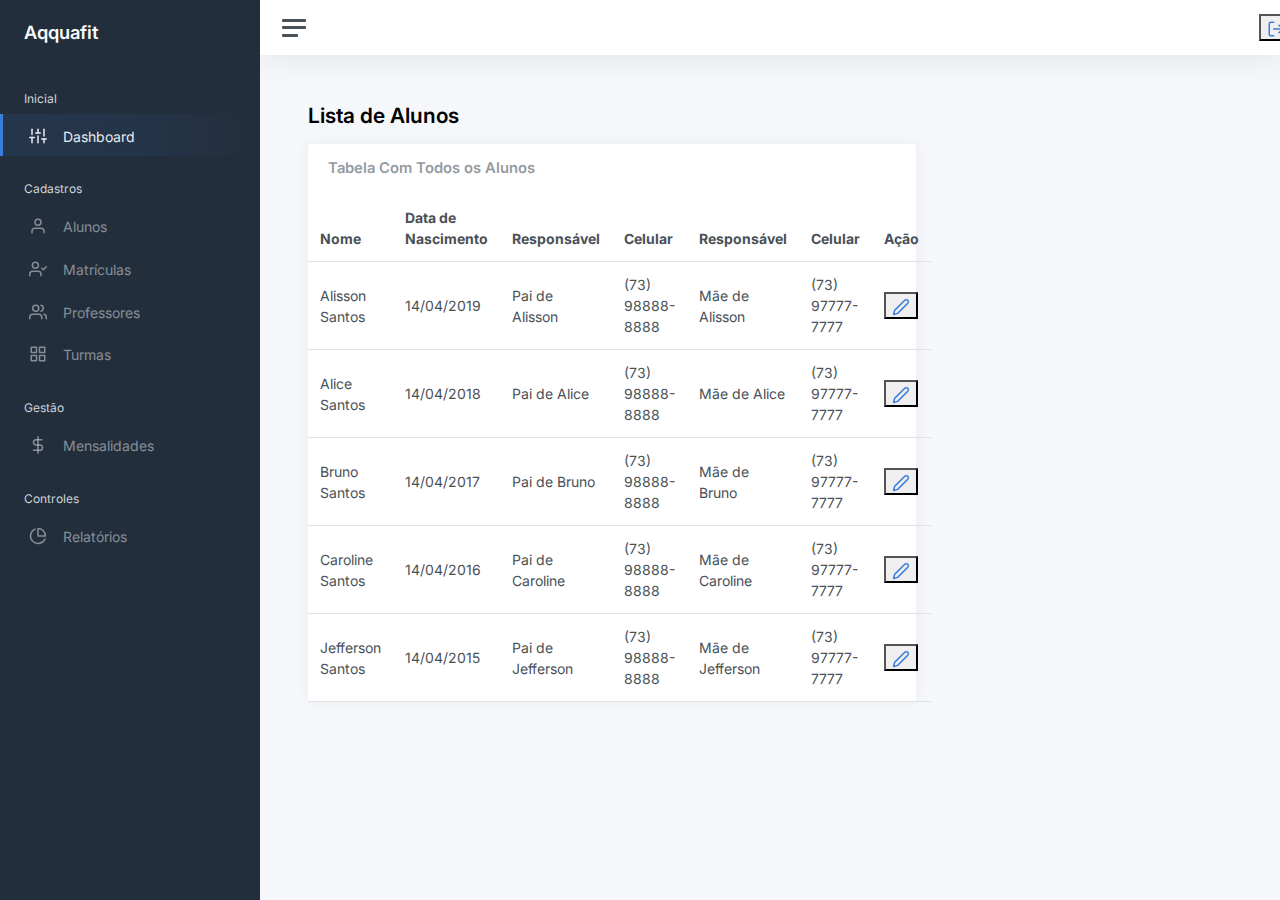
<file: aluno.html>
<!DOCTYPE html>
<html lang="pt-BR">
  <head>
    <meta charset="utf-8" />
    <meta http-equiv="X-UA-Compatible" content="IE=edge" />
    <meta
      name="viewport"
      content="width=device-width, initial-scale=1, shrink-to-fit=no"
    />
    <meta
      name="description"
      content="Responsive Admin &amp; Dashboard Template based on Bootstrap 5"
    />
    <meta name="author" content="AdminKit" />
    <meta
      name="keywords"
      content="adminkit, bootstrap, bootstrap 5, admin, dashboard, template, responsive, css, sass, html, theme, front-end, ui kit, web"
    />

    <link rel="preconnect" href="https://fonts.gstatic.com" />
    <link rel="shortcut icon" href="img/icons/icon-48x48.png" />

    <link rel="canonical" href="https://demo-basic.adminkit.io/" />

    <title>Aqquafit - Alunos</title>

    <link href="css/app.css" rel="stylesheet" />
    <link
      href="https://fonts.googleapis.com/css2?family=Inter:wght@300;400;600&display=swap"
      rel="stylesheet"
    />
  </head>

  <body>
    <div class="wrapper">
      <nav id="sidebar" class="sidebar js-sidebar">
        <div class="sidebar-content js-simplebar">
          <a class="sidebar-brand" href="home.html">
            <span class="align-middle">Aqquafit</span>
          </a>

          <ul class="sidebar-nav">
            <li class="sidebar-header">Inicial</li>

            <li class="sidebar-item active">
              <a class="sidebar-link" href="home.html">
                <i class="align-middle" data-feather="sliders"></i>
                <span class="align-middle">Dashboard</span>
              </a>
            </li>

            <li class="sidebar-header">Cadastros</li>

            <li class="sidebar-item">
              <a class="sidebar-link" href="aluno.html">
                <i class="align-middle" data-feather="user"></i>
                <span class="align-middle">Alunos</span>
              </a>
            </li>

            <li class="sidebar-item">
              <a class="sidebar-link" href="matricula.html">
                <i class="align-middle" data-feather="user-check"></i>
                <span class="align-middle">Matrículas</span>
              </a>
            </li>

            <li class="sidebar-item">
              <a class="sidebar-link" href="professor.html">
                <i class="align-middle" data-feather="users"></i>
                <span class="align-middle">Professores</span>
              </a>
            </li>

            <li class="sidebar-item">
              <a class="sidebar-link" href="turmas.html">
                <i class="align-middle" data-feather="grid"></i>
                <span class="align-middle">Turmas</span>
              </a>
            </li>

            <li class="sidebar-header">Gestão</li>
            <li class="sidebar-item">
              <a class="sidebar-link" href="gestao.html">
                <i class="align-middle" data-feather="dollar-sign"></i>
                <span class="align-middle">Mensalidades</span>
              </a>
            </li>

            <li class="sidebar-header">Controles</li>

            <li class="sidebar-item">
              <a class="sidebar-link" href="relatorios.html">
                <i class="align-middle" data-feather="pie-chart"></i>
                <span class="align-middle">Relatórios</span>
              </a>
            </li>
          </ul>
        </div>
      </nav>

      <div class="main">
        <nav class="navbar navbar-expand navbar-light navbar-bg">
          <a class="sidebar-toggle js-sidebar-toggle">
            <i class="hamburger align-self-center"></i>
          </a>

          <button style="margin-left: 96%">
            <div>
              <a href="./index.html">
                <i class="align-middle" data-feather="log-out"></i>
              </a>
            </div>
          </button>
        </nav>

        <main class="content">
          <div class="container-fluid p-0">
            <h1 class="h3 mb-3"><strong>Lista de Alunos</strong></h1>

            <div class="row">
              <div class="col-12 col-lg-8 col-xxl-9 d-flex">
                <div class="card flex-fill">
                  <div class="card-header">
                    <h5 class="card-title mb-0">Tabela Com Todos os Alunos</h5>
                  </div>
                  <table class="table table-hover my-0">
                    <thead>
                      <tr>
                        <th class="d-none d-xl-table-cell">Nome</th>
                        <th class="d-none d-xl-table-cell">Data de Nascimento</th>
                        <th class="d-none d-xl-table-cell">Responsável</th>
                        <th class="d-none d-xl-table-cell">Celular</th>
                        <th class="d-none d-xl-table-cell">Responsável</th>
                        <th class="d-none d-xl-table-cell">Celular</th>
                        <th class="d-none d-xl-table-cell">Ação</th>
                      </tr>
                    </thead>
                    <tbody>
                      <tr>
                        <td>Alisson Santos</td>
                        <td class="d-none d-xl-table-cell">14/04/2019</td>
                        <td class="d-none d-xl-table-cell">Pai de Alisson</td>
                        <td class="d-none d-xl-table-cell">(73) 98888-8888</td>
                        <td class="d-none d-xl-table-cell">Mãe de Alisson</td>
                        <td class="d-none d-xl-table-cell">(73) 97777-7777</td>
                        <td class="d-none d-xl-table-cell"><button><a href="./matricula.html"><i data-feather="edit-2"></i></a></button></td>
                      </tr>
                      <tr>
                        <td>Alice Santos</td>
                        <td class="d-none d-xl-table-cell">14/04/2018</td>
                        <td class="d-none d-xl-table-cell">Pai de Alice</td>
                        <td class="d-none d-xl-table-cell">(73) 98888-8888</td>
                        <td class="d-none d-xl-table-cell">Mãe de Alice</td>
                        <td class="d-none d-xl-table-cell">(73) 97777-7777</td>
                        <td class="d-none d-xl-table-cell"><button><a href="./matricula.html"><i data-feather="edit-2"></i></a></button></td>
                      </tr>
                      <tr>
                        <td>Bruno Santos</td>
                        <td class="d-none d-xl-table-cell">14/04/2017</td>
                        <td class="d-none d-xl-table-cell">Pai de Bruno</td>
                        <td class="d-none d-xl-table-cell">(73) 98888-8888</td>
                        <td class="d-none d-xl-table-cell">Mãe de Bruno</td>
                        <td class="d-none d-xl-table-cell">(73) 97777-7777</td>
                        <td class="d-none d-xl-table-cell"><button><a href="./matricula.html"><i data-feather="edit-2"></i></a></button></td>
                      </tr>
                      <tr>
                        <td>Caroline Santos</td>
                        <td class="d-none d-xl-table-cell">14/04/2016</td>
                        <td class="d-none d-xl-table-cell">Pai de Caroline</td>
                        <td class="d-none d-xl-table-cell">(73) 98888-8888</td>
                        <td class="d-none d-xl-table-cell">Mãe de Caroline</td>
                        <td class="d-none d-xl-table-cell">(73) 97777-7777</td>
                        <td class="d-none d-xl-table-cell"><button><a href="./matricula.html"><i data-feather="edit-2"></i></a></button></td>
                      </tr>
                      <tr>
                        <td>Jefferson Santos</td>
                        <td class="d-none d-xl-table-cell">14/04/2015</td>
                        <td class="d-none d-xl-table-cell">Pai de Jefferson</td>
                        <td class="d-none d-xl-table-cell">(73) 98888-8888</td>
                        <td class="d-none d-xl-table-cell">Mãe de Jefferson</td>
                        <td class="d-none d-xl-table-cell">(73) 97777-7777</td>
                        <td class="d-none d-xl-table-cell"><button><a href="./matricula.html"><i data-feather="edit-2"></i></a></button></td>
                      </tr>
                    </tbody>
                  </table>
                </div>
              </div>
            </div>
          </div>
        </main>
      </div>
    </div>

    <script src="js/app.js"></script>

    <script>
      document.addEventListener("DOMContentLoaded", function () {
        var ctx = document
          .getElementById("chartjs-dashboard-line")
          .getContext("2d");
        var gradient = ctx.createLinearGradient(0, 0, 0, 225);
        gradient.addColorStop(0, "rgba(215, 227, 244, 1)");
        gradient.addColorStop(1, "rgba(215, 227, 244, 0)");
        // Line chart
        new Chart(document.getElementById("chartjs-dashboard-line"), {
          type: "line",
          data: {
            labels: [
              "Jan",
              "Feb",
              "Mar",
              "Apr",
              "May",
              "Jun",
              "Jul",
              "Aug",
              "Sep",
              "Oct",
              "Nov",
              "Dec",
            ],
            datasets: [
              {
                label: "Sales ($)",
                fill: true,
                backgroundColor: gradient,
                borderColor: window.theme.primary,
                data: [
                  2115, 1562, 1584, 1892, 1587, 1923, 2566, 2448, 2805, 3438,
                  2917, 3327,
                ],
              },
            ],
          },
          options: {
            maintainAspectRatio: false,
            legend: {
              display: false,
            },
            tooltips: {
              intersect: false,
            },
            hover: {
              intersect: true,
            },
            plugins: {
              filler: {
                propagate: false,
              },
            },
            scales: {
              xAxes: [
                {
                  reverse: true,
                  gridLines: {
                    color: "rgba(0,0,0,0.0)",
                  },
                },
              ],
              yAxes: [
                {
                  ticks: {
                    stepSize: 1000,
                  },
                  display: true,
                  borderDash: [3, 3],
                  gridLines: {
                    color: "rgba(0,0,0,0.0)",
                  },
                },
              ],
            },
          },
        });
      });
    </script>
    <script>
      document.addEventListener("DOMContentLoaded", function () {
        // Pie chart
        new Chart(document.getElementById("chartjs-dashboard-pie"), {
          type: "pie",
          data: {
            labels: ["Chrome", "Firefox", "IE"],
            datasets: [
              {
                data: [4306, 3801, 1689],
                backgroundColor: [
                  window.theme.primary,
                  window.theme.warning,
                  window.theme.danger,
                ],
                borderWidth: 5,
              },
            ],
          },
          options: {
            responsive: !window.MSInputMethodContext,
            maintainAspectRatio: false,
            legend: {
              display: false,
            },
            cutoutPercentage: 75,
          },
        });
      });
    </script>
    <script>
      document.addEventListener("DOMContentLoaded", function () {
        // Bar chart
        new Chart(document.getElementById("chartjs-dashboard-bar"), {
          type: "bar",
          data: {
            labels: [
              "Jan",
              "Feb",
              "Mar",
              "Apr",
              "May",
              "Jun",
              "Jul",
              "Aug",
              "Sep",
              "Oct",
              "Nov",
              "Dec",
            ],
            datasets: [
              {
                label: "This year",
                backgroundColor: window.theme.primary,
                borderColor: window.theme.primary,
                hoverBackgroundColor: window.theme.primary,
                hoverBorderColor: window.theme.primary,
                data: [54, 67, 41, 55, 62, 45, 55, 73, 60, 76, 48, 79],
                barPercentage: 0.75,
                categoryPercentage: 0.5,
              },
            ],
          },
          options: {
            maintainAspectRatio: false,
            legend: {
              display: false,
            },
            scales: {
              yAxes: [
                {
                  gridLines: {
                    display: false,
                  },
                  stacked: false,
                  ticks: {
                    stepSize: 20,
                  },
                },
              ],
              xAxes: [
                {
                  stacked: false,
                  gridLines: {
                    color: "transparent",
                  },
                },
              ],
            },
          },
        });
      });
    </script>
    <script>
      document.addEventListener("DOMContentLoaded", function () {
        var markers = [
          {
            coords: [31.230391, 121.473701],
            name: "Shanghai",
          },
          {
            coords: [28.70406, 77.102493],
            name: "Delhi",
          },
          {
            coords: [6.524379, 3.379206],
            name: "Lagos",
          },
          {
            coords: [35.689487, 139.691711],
            name: "Tokyo",
          },
          {
            coords: [23.12911, 113.264381],
            name: "Guangzhou",
          },
          {
            coords: [40.7127837, -74.0059413],
            name: "New York",
          },
          {
            coords: [34.052235, -118.243683],
            name: "Los Angeles",
          },
          {
            coords: [41.878113, -87.629799],
            name: "Chicago",
          },
          {
            coords: [51.507351, -0.127758],
            name: "London",
          },
          {
            coords: [40.416775, -3.70379],
            name: "Madrid ",
          },
        ];
        var map = new jsVectorMap({
          map: "world",
          selector: "#world_map",
          zoomButtons: true,
          markers: markers,
          markerStyle: {
            initial: {
              r: 9,
              strokeWidth: 7,
              stokeOpacity: 0.4,
              fill: window.theme.primary,
            },
            hover: {
              fill: window.theme.primary,
              stroke: window.theme.primary,
            },
          },
          zoomOnScroll: false,
        });
        window.addEventListener("resize", () => {
          map.updateSize();
        });
      });
    </script>
    <script>
      document.addEventListener("DOMContentLoaded", function () {
        var date = new Date(Date.now() - 5 * 24 * 60 * 60 * 1000);
        var defaultDate =
          date.getUTCFullYear() +
          "-" +
          (date.getUTCMonth() + 1) +
          "-" +
          date.getUTCDate();
        document.getElementById("datetimepicker-dashboard").flatpickr({
          inline: true,
          prevArrow: '<span title="Previous month">&laquo;</span>',
          nextArrow: '<span title="Next month">&raquo;</span>',
          defaultDate: defaultDate,
        });
      });
    </script>
  </body>
</html>
</file>
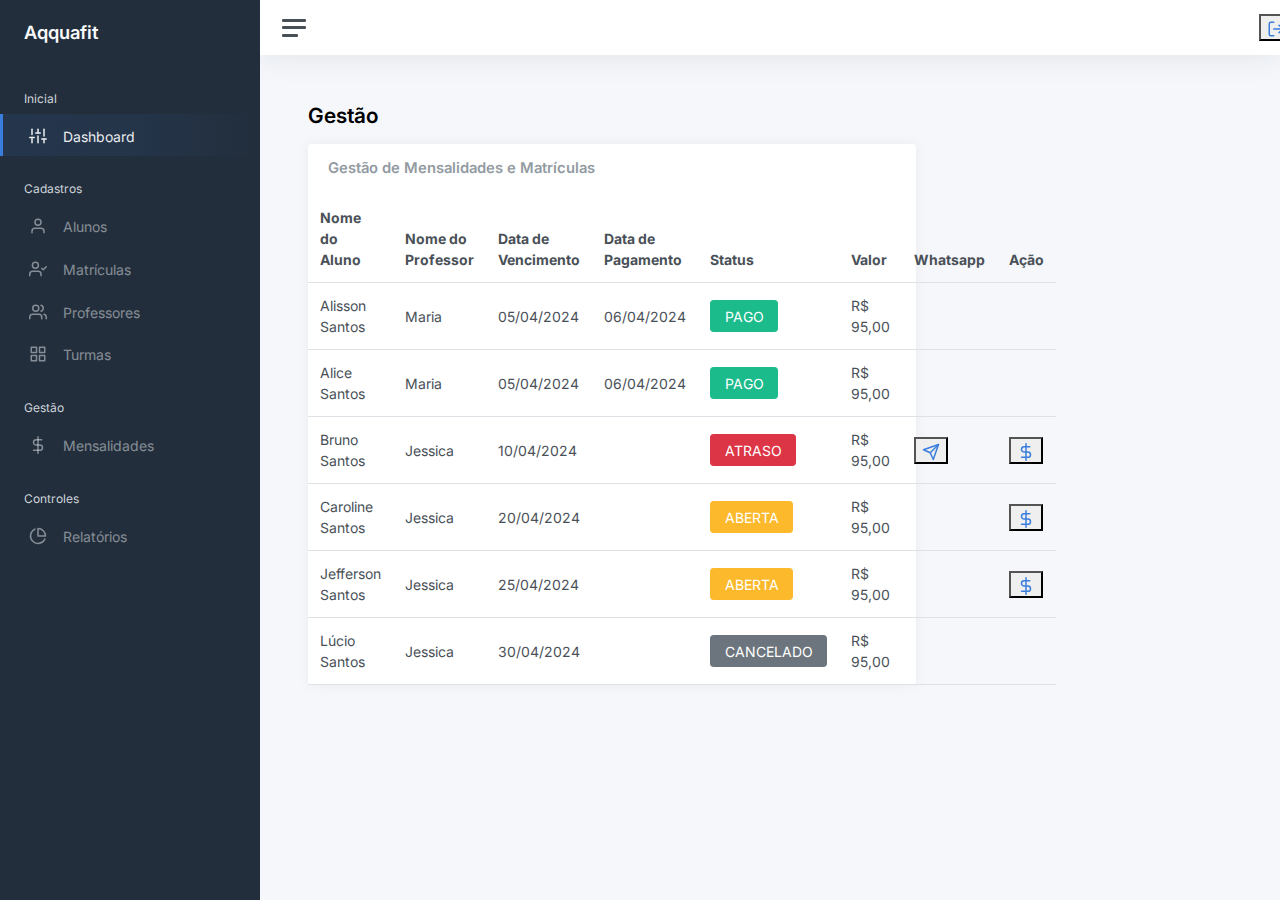
<file: gestao.html>
<!DOCTYPE html>
<html lang="pt-BR">
  <head>
    <meta charset="utf-8" />
    <meta http-equiv="X-UA-Compatible" content="IE=edge" />
    <meta
      name="viewport"
      content="width=device-width, initial-scale=1, shrink-to-fit=no"
    />
    <meta
      name="description"
      content="Responsive Admin &amp; Dashboard Template based on Bootstrap 5"
    />
    <meta name="author" content="AdminKit" />
    <meta
      name="keywords"
      content="adminkit, bootstrap, bootstrap 5, admin, dashboard, template, responsive, css, sass, html, theme, front-end, ui kit, web"
    />

    <link rel="preconnect" href="https://fonts.gstatic.com" />
    <link rel="shortcut icon" href="img/icons/icon-48x48.png" />

    <link rel="canonical" href="https://demo-basic.adminkit.io/" />

    <title>Aqquafit - Home</title>

    <link href="css/app.css" rel="stylesheet" />
    <link
      href="https://fonts.googleapis.com/css2?family=Inter:wght@300;400;600&display=swap"
      rel="stylesheet"
    />
  </head>

  <body>
    <div class="wrapper">
      <nav id="sidebar" class="sidebar js-sidebar">
        <div class="sidebar-content js-simplebar">
          <a class="sidebar-brand" href="home.html">
            <span class="align-middle">Aqquafit</span>
          </a>

          <ul class="sidebar-nav">
            <li class="sidebar-header">Inicial</li>

            <li class="sidebar-item active">
              <a class="sidebar-link" href="home.html">
                <i class="align-middle" data-feather="sliders"></i>
                <span class="align-middle">Dashboard</span>
              </a>
            </li>

            <li class="sidebar-header">Cadastros</li>

            <li class="sidebar-item">
              <a class="sidebar-link" href="aluno.html">
                <i class="align-middle" data-feather="user"></i>
                <span class="align-middle">Alunos</span>
              </a>
            </li>

            <li class="sidebar-item">
              <a class="sidebar-link" href="matricula.html">
                <i class="align-middle" data-feather="user-check"></i>
                <span class="align-middle">Matrículas</span>
              </a>
            </li>

            <li class="sidebar-item">
              <a class="sidebar-link" href="professor.html">
                <i class="align-middle" data-feather="users"></i>
                <span class="align-middle">Professores</span>
              </a>
            </li>

            <li class="sidebar-item">
              <a class="sidebar-link" href="turmas.html">
                <i class="align-middle" data-feather="grid"></i>
                <span class="align-middle">Turmas</span>
              </a>
            </li>

            <li class="sidebar-header">Gestão</li>
            <li class="sidebar-item">
              <a class="sidebar-link" href="gestao.html">
                <i class="align-middle" data-feather="dollar-sign"></i>
                <span class="align-middle">Mensalidades</span>
              </a>
            </li>

            <li class="sidebar-header">Controles</li>

            <li class="sidebar-item">
              <a class="sidebar-link" href="relatorios.html">
                <i class="align-middle" data-feather="pie-chart"></i>
                <span class="align-middle">Relatórios</span>
              </a>
            </li>
          </ul>
        </div>
      </nav>

      <div class="main">
        <nav class="navbar navbar-expand navbar-light navbar-bg">
          <a class="sidebar-toggle js-sidebar-toggle">
            <i class="hamburger align-self-center"></i>
          </a>

          <button style="margin-left: 96%">
            <div>
              <a href="./index.html">
                <i class="align-middle" data-feather="log-out"></i>
              </a>
            </div>
          </button>
        </nav>

        <main class="content">
          <div class="container-fluid p-0">
            <h1 class="h3 mb-3"><strong>Gestão</strong></h1>

            <div class="row">
              <div class="col-12 col-lg-8 col-xxl-9 d-flex">
                <div class="card flex-fill">
                  <div class="card-header">
                    <h5 class="card-title mb-0">Gestão de Mensalidades e Matrículas</h5>
                  </div>
                  <table class="table table-hover my-0">
                    <thead>
                      <tr>
                        <th>Nome do Aluno</th>
                        <th class="d-none d-xl-table-cell">Nome do Professor</th>
                        <th class="d-none d-xl-table-cell">Data de Vencimento</th>
                        <th class="d-none d-xl-table-cell">Data de Pagamento</th>
                        <th class="d-none d-xl-table-cell">Status</th>
                        <th class="d-none d-xl-table-cell">Valor</th>
                        <th class="d-none d-xl-table-cell">Whatsapp</th>
                        <th class="d-none d-xl-table-cell">Ação</th>
                      </tr>
                    </thead>
                    <tbody>
                      <tr>
                        <td>Alisson Santos</td>
                        <td class="d-none d-xl-table-cell">Maria</td>
                        <td class="d-none d-xl-table-cell">05/04/2024</td>
                        <td class="d-none d-xl-table-cell">06/04/2024</td>
                        <td class="d-none d-xl-table-cell"><button class="btn btn-success">PAGO</button></td>
                        <td class="d-none d-xl-table-cell">R$ 95,00</td>
                        <td class="d-none d-xl-table-cell"></td>
                        <td class="d-none d-xl-table-cell"></td>
                      </tr>
                      <tr>
                        <td>Alice Santos</td>
                        <td class="d-none d-xl-table-cell">Maria</td>
                        <td class="d-none d-xl-table-cell">05/04/2024</td>
                        <td class="d-none d-xl-table-cell">06/04/2024</td>
                        <td class="d-none d-xl-table-cell"><button class="btn btn-success">PAGO</button></td>
                        <td class="d-none d-xl-table-cell">R$ 95,00</td>
                        <td class="d-none d-xl-table-cell"></td>
                        <td class="d-none d-xl-table-cell"></td>
                      </tr>
                      <tr>
                        <td>Bruno Santos</td>
                        <td class="d-none d-xl-table-cell">Jessica</td>
                        <td class="d-none d-xl-table-cell">10/04/2024</td>
                        <td class="d-none d-xl-table-cell"></td>
                        <td class="d-none d-xl-table-cell"><button class="btn btn-danger">ATRASO</button></td>
                        <td class="d-none d-xl-table-cell">R$ 95,00</td>
                        <td class="d-none d-xl-table-cell"><button><a href="https://api.whatsapp.com/send?phone=5573991336982&text=*Ol%C3%A1!%20N%C3%B3s%20da%20Aqquafit%20estamos%20passando%20para%20reelembrar%20que%20h%C3%A1%20um%20d%C3%A9bito%20em%20aberto,%20por%20gentileza%20regularizar,%20para%20que%20o%20aluno:%20Bruno%20Santos%20continue%20participando%20das%20aulas.*" target="_blank" rel="noopener noreferrer"><i data-feather="send"></i></a></button></td>
                        <td class="d-none d-xl-table-cell"><button><a href="./lancamento-pagamento.html"><i data-feather="dollar-sign"></i></a></button></td>
                      </tr>
                      <tr>
                        <td>Caroline Santos</td>
                        <td class="d-none d-xl-table-cell">Jessica</td>
                        <td class="d-none d-xl-table-cell">20/04/2024</td>
                        <td class="d-none d-xl-table-cell"></td>
                        <td class="d-none d-xl-table-cell"><button class="btn btn-warning">ABERTA</button></td>
                        <td class="d-none d-xl-table-cell">R$ 95,00</td>
                        <td class="d-none d-xl-table-cell"></td>
                        <td class="d-none d-xl-table-cell"><button><a href="./lancamento-pagamento.html"><i data-feather="dollar-sign"></i></a></button></td>
                      </tr>
                      <tr>
                        <td>Jefferson Santos</td>
                        <td class="d-none d-xl-table-cell">Jessica</td>
                        <td class="d-none d-xl-table-cell">25/04/2024</td>
                        <td class="d-none d-xl-table-cell"></td>
                        <td class="d-none d-xl-table-cell"><button class="btn btn-warning">ABERTA</button></td>
                        <td class="d-none d-xl-table-cell">R$ 95,00</td>
                        <td class="d-none d-xl-table-cell"></td>
                        <td class="d-none d-xl-table-cell"><button><a href="./lancamento-pagamento.html"><i data-feather="dollar-sign"></i></a></button></td>
                      </tr>
                      <tr>
                        <td>Lúcio Santos</td>
                        <td class="d-none d-xl-table-cell">Jessica</td>
                        <td class="d-none d-xl-table-cell">30/04/2024</td>
                        <td class="d-none d-xl-table-cell"></td>
                        <td class="d-none d-xl-table-cell"><button class="btn btn-secondary">CANCELADO</button></td>
                        <td class="d-none d-xl-table-cell">R$ 95,00</td>
                        <td class="d-none d-xl-table-cell"></td>
                        <td class="d-none d-xl-table-cell"></td>
                      </tr>
                    </tbody>
                  </table>
                </div>
              </div>
            </div>
          </div>
        </main>
      </div>
    </div>

    <script src="js/app.js"></script>

    <script>
      document.addEventListener("DOMContentLoaded", function () {
        var ctx = document
          .getElementById("chartjs-dashboard-line")
          .getContext("2d");
        var gradient = ctx.createLinearGradient(0, 0, 0, 225);
        gradient.addColorStop(0, "rgba(215, 227, 244, 1)");
        gradient.addColorStop(1, "rgba(215, 227, 244, 0)");
        // Line chart
        new Chart(document.getElementById("chartjs-dashboard-line"), {
          type: "line",
          data: {
            labels: [
              "Jan",
              "Feb",
              "Mar",
              "Apr",
              "May",
              "Jun",
              "Jul",
              "Aug",
              "Sep",
              "Oct",
              "Nov",
              "Dec",
            ],
            datasets: [
              {
                label: "Sales ($)",
                fill: true,
                backgroundColor: gradient,
                borderColor: window.theme.primary,
                data: [
                  2115, 1562, 1584, 1892, 1587, 1923, 2566, 2448, 2805, 3438,
                  2917, 3327,
                ],
              },
            ],
          },
          options: {
            maintainAspectRatio: false,
            legend: {
              display: false,
            },
            tooltips: {
              intersect: false,
            },
            hover: {
              intersect: true,
            },
            plugins: {
              filler: {
                propagate: false,
              },
            },
            scales: {
              xAxes: [
                {
                  reverse: true,
                  gridLines: {
                    color: "rgba(0,0,0,0.0)",
                  },
                },
              ],
              yAxes: [
                {
                  ticks: {
                    stepSize: 1000,
                  },
                  display: true,
                  borderDash: [3, 3],
                  gridLines: {
                    color: "rgba(0,0,0,0.0)",
                  },
                },
              ],
            },
          },
        });
      });
    </script>
    <script>
      document.addEventListener("DOMContentLoaded", function () {
        // Pie chart
        new Chart(document.getElementById("chartjs-dashboard-pie"), {
          type: "pie",
          data: {
            labels: ["Chrome", "Firefox", "IE"],
            datasets: [
              {
                data: [4306, 3801, 1689],
                backgroundColor: [
                  window.theme.primary,
                  window.theme.warning,
                  window.theme.danger,
                ],
                borderWidth: 5,
              },
            ],
          },
          options: {
            responsive: !window.MSInputMethodContext,
            maintainAspectRatio: false,
            legend: {
              display: false,
            },
            cutoutPercentage: 75,
          },
        });
      });
    </script>
    <script>
      document.addEventListener("DOMContentLoaded", function () {
        // Bar chart
        new Chart(document.getElementById("chartjs-dashboard-bar"), {
          type: "bar",
          data: {
            labels: [
              "Jan",
              "Feb",
              "Mar",
              "Apr",
              "May",
              "Jun",
              "Jul",
              "Aug",
              "Sep",
              "Oct",
              "Nov",
              "Dec",
            ],
            datasets: [
              {
                label: "This year",
                backgroundColor: window.theme.primary,
                borderColor: window.theme.primary,
                hoverBackgroundColor: window.theme.primary,
                hoverBorderColor: window.theme.primary,
                data: [54, 67, 41, 55, 62, 45, 55, 73, 60, 76, 48, 79],
                barPercentage: 0.75,
                categoryPercentage: 0.5,
              },
            ],
          },
          options: {
            maintainAspectRatio: false,
            legend: {
              display: false,
            },
            scales: {
              yAxes: [
                {
                  gridLines: {
                    display: false,
                  },
                  stacked: false,
                  ticks: {
                    stepSize: 20,
                  },
                },
              ],
              xAxes: [
                {
                  stacked: false,
                  gridLines: {
                    color: "transparent",
                  },
                },
              ],
            },
          },
        });
      });
    </script>
    <script>
      document.addEventListener("DOMContentLoaded", function () {
        var markers = [
          {
            coords: [31.230391, 121.473701],
            name: "Shanghai",
          },
          {
            coords: [28.70406, 77.102493],
            name: "Delhi",
          },
          {
            coords: [6.524379, 3.379206],
            name: "Lagos",
          },
          {
            coords: [35.689487, 139.691711],
            name: "Tokyo",
          },
          {
            coords: [23.12911, 113.264381],
            name: "Guangzhou",
          },
          {
            coords: [40.7127837, -74.0059413],
            name: "New York",
          },
          {
            coords: [34.052235, -118.243683],
            name: "Los Angeles",
          },
          {
            coords: [41.878113, -87.629799],
            name: "Chicago",
          },
          {
            coords: [51.507351, -0.127758],
            name: "London",
          },
          {
            coords: [40.416775, -3.70379],
            name: "Madrid ",
          },
        ];
        var map = new jsVectorMap({
          map: "world",
          selector: "#world_map",
          zoomButtons: true,
          markers: markers,
          markerStyle: {
            initial: {
              r: 9,
              strokeWidth: 7,
              stokeOpacity: 0.4,
              fill: window.theme.primary,
            },
            hover: {
              fill: window.theme.primary,
              stroke: window.theme.primary,
            },
          },
          zoomOnScroll: false,
        });
        window.addEventListener("resize", () => {
          map.updateSize();
        });
      });
    </script>
    <script>
      document.addEventListener("DOMContentLoaded", function () {
        var date = new Date(Date.now() - 5 * 24 * 60 * 60 * 1000);
        var defaultDate =
          date.getUTCFullYear() +
          "-" +
          (date.getUTCMonth() + 1) +
          "-" +
          date.getUTCDate();
        document.getElementById("datetimepicker-dashboard").flatpickr({
          inline: true,
          prevArrow: '<span title="Previous month">&laquo;</span>',
          nextArrow: '<span title="Next month">&raquo;</span>',
          defaultDate: defaultDate,
        });
      });
    </script>
  </body>
</html>
</file>
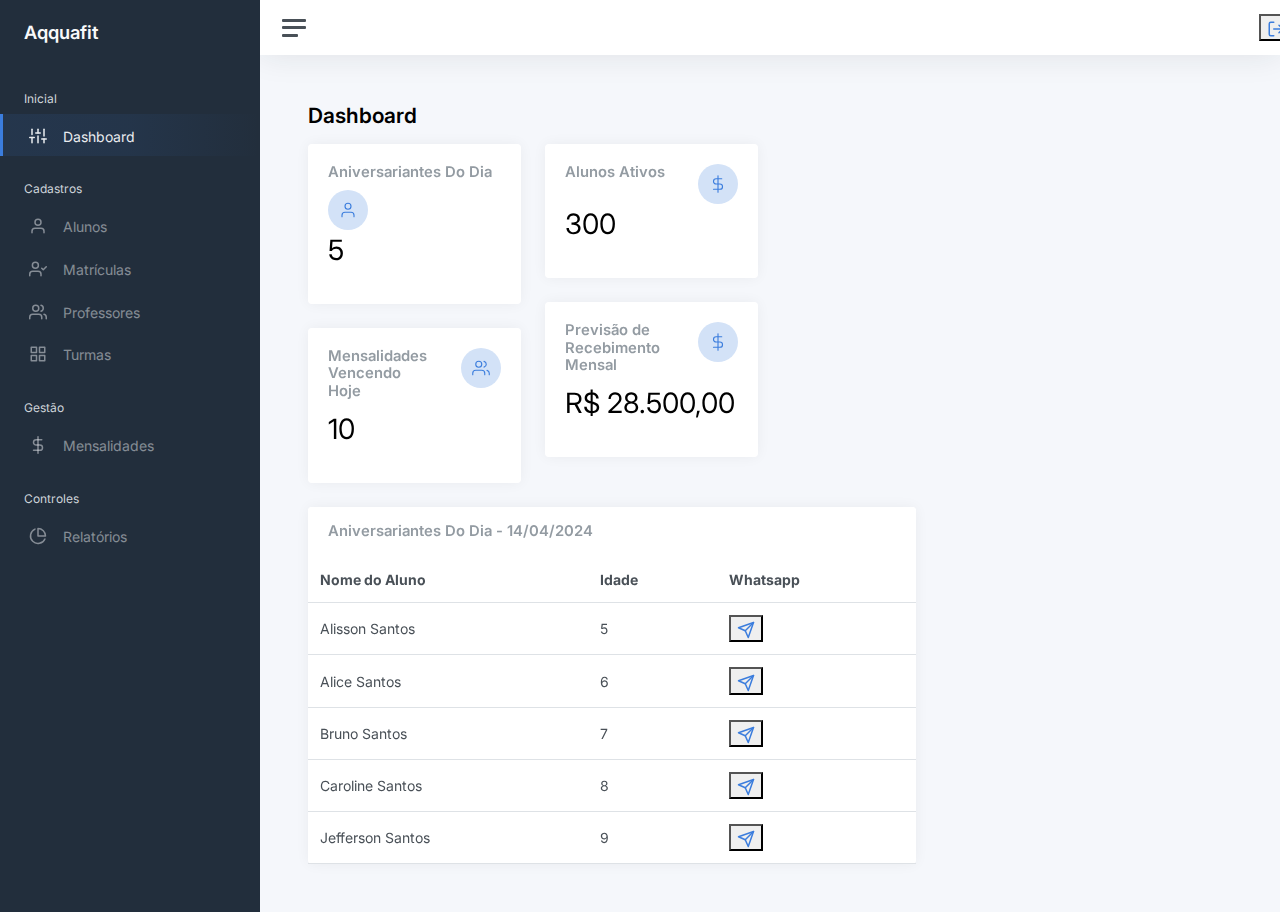
<file: home.html>
<!DOCTYPE html>
<html lang="pt-BR">
  <head>
    <meta charset="utf-8" />
    <meta http-equiv="X-UA-Compatible" content="IE=edge" />
    <meta
      name="viewport"
      content="width=device-width, initial-scale=1, shrink-to-fit=no"
    />
    <meta
      name="description"
      content="Responsive Admin &amp; Dashboard Template based on Bootstrap 5"
    />
    <meta name="author" content="AdminKit" />
    <meta
      name="keywords"
      content="adminkit, bootstrap, bootstrap 5, admin, dashboard, template, responsive, css, sass, html, theme, front-end, ui kit, web"
    />

    <link rel="preconnect" href="https://fonts.gstatic.com" />
    <link rel="shortcut icon" href="img/icons/icon-48x48.png" />

    <link rel="canonical" href="https://demo-basic.adminkit.io/" />

    <title>Aqquafit - Home</title>

    <link href="css/app.css" rel="stylesheet" />
    <link
      href="https://fonts.googleapis.com/css2?family=Inter:wght@300;400;600&display=swap"
      rel="stylesheet"
    />
  </head>

  <body>
    <div class="wrapper">
      <nav id="sidebar" class="sidebar js-sidebar">
        <div class="sidebar-content js-simplebar">
          <a class="sidebar-brand" href="home.html">
            <span class="align-middle">Aqquafit</span>
          </a>

          <ul class="sidebar-nav">
            <li class="sidebar-header">Inicial</li>

            <li class="sidebar-item active">
              <a class="sidebar-link" href="home.html">
                <i class="align-middle" data-feather="sliders"></i>
                <span class="align-middle">Dashboard</span>
              </a>
            </li>

            <li class="sidebar-header">Cadastros</li>

            <li class="sidebar-item">
              <a class="sidebar-link" href="aluno.html">
                <i class="align-middle" data-feather="user"></i>
                <span class="align-middle">Alunos</span>
              </a>
            </li>

            <li class="sidebar-item">
              <a class="sidebar-link" href="matricula.html">
                <i class="align-middle" data-feather="user-check"></i>
                <span class="align-middle">Matrículas</span>
              </a>
            </li>

            <li class="sidebar-item">
              <a class="sidebar-link" href="professor.html">
                <i class="align-middle" data-feather="users"></i>
                <span class="align-middle">Professores</span>
              </a>
            </li>

            <li class="sidebar-item">
              <a class="sidebar-link" href="turmas.html">
                <i class="align-middle" data-feather="grid"></i>
                <span class="align-middle">Turmas</span>
              </a>
            </li>

            <li class="sidebar-header">Gestão</li>
            <li class="sidebar-item">
              <a class="sidebar-link" href="gestao.html">
                <i class="align-middle" data-feather="dollar-sign"></i>
                <span class="align-middle">Mensalidades</span>
              </a>
            </li>

            <li class="sidebar-header">Controles</li>

            <li class="sidebar-item">
              <a class="sidebar-link" href="relatorios.html">
                <i class="align-middle" data-feather="pie-chart"></i>
                <span class="align-middle">Relatórios</span>
              </a>
            </li>
          </ul>
        </div>
      </nav>

      <div class="main">
        <nav class="navbar navbar-expand navbar-light navbar-bg">
          <a class="sidebar-toggle js-sidebar-toggle">
            <i class="hamburger align-self-center"></i>
          </a>

          <button style="margin-left: 96%">
            <div>
              <a href="./index.html">
                <i class="align-middle" data-feather="log-out"></i>
              </a>
            </div>
          </button>
        </nav>

        <main class="content">
          <div class="container-fluid p-0">
            <h1 class="h3 mb-3"><strong>Dashboard</strong></h1>

            <div class="row">
              <div class="col-xl-6 col-xxl-5 d-flex">
                <div class="w-100">
                  <div class="row">
                    <div class="col-sm-6">
                      <div class="card">
                        <div class="card-body">
                          <div class="row">
                            <div class="col mt-0">
                              <h5 class="card-title">Aniversariantes Do Dia</h5>
                            </div>

                            <div class="col-auto">
                              <div class="stat text-primary">
                                <i class="align-middle" data-feather="user"></i>
                              </div>
                            </div>
                          </div>
                          <h1 class="mt-1 mb-3">5</h1>
                        </div>
                      </div>
                      <div class="card">
                        <div class="card-body">
                          <div class="row">
                            <div class="col mt-0">
                              <h5 class="card-title">
                                Mensalidades Vencendo Hoje
                              </h5>
                            </div>

                            <div class="col-auto">
                              <div class="stat text-primary">
                                <i
                                  class="align-middle"
                                  data-feather="users"
                                ></i>
                              </div>
                            </div>
                          </div>
                          <h1 class="mt-1 mb-3">10</h1>
                        </div>
                      </div>
                    </div>
                    <div class="col-sm-6">
                      <div class="card">
                        <div class="card-body">
                          <div class="row">
                            <div class="col mt-0">
                              <h5 class="card-title">Alunos Ativos</h5>
                            </div>

                            <div class="col-auto">
                              <div class="stat text-primary">
                                <i
                                  class="align-middle"
                                  data-feather="dollar-sign"
                                ></i>
                              </div>
                            </div>
                          </div>
                          <h1 class="mt-1 mb-3">300</h1>
                        </div>
                      </div>
                      <div class="card">
                        <div class="card-body">
                          <div class="row">
                            <div class="col mt-0">
                              <h5 class="card-title">
                                Previsão de Recebimento Mensal
                              </h5>
                            </div>

                            <div class="col-auto">
                              <div class="stat text-primary">
                                <i
                                  class="align-middle"
                                  data-feather="dollar-sign"
                                ></i>
                              </div>
                            </div>
                          </div>
                          <h1 class="mt-1 mb-3">R$ 28.500,00</h1>
                        </div>
                      </div>
                    </div>
                  </div>
                </div>
              </div>
            </div>

            <div class="row">
              <div class="col-12 col-lg-8 col-xxl-9 d-flex">
                <div class="card flex-fill">
                  <div class="card-header">
                    <h5 class="card-title mb-0">Aniversariantes Do Dia - 14/04/2024</h5>
                  </div>
                  <table class="table table-hover my-0">
                    <thead>
                      <tr>
                        <th>Nome do Aluno</th>
                        <th class="d-none d-xl-table-cell">Idade</th>
                        <th class="d-none d-xl-table-cell">Whatsapp</th>
                      </tr>
                    </thead>
                    <tbody>
                      <tr>
                        <td>Alisson Santos</td>
                        <td class="d-none d-xl-table-cell">5</td>
                        <td class="d-none d-xl-table-cell"><button><a href="https://wa.me/5573991336982?text=Ol%C3%A1%21+N%C3%B3s+da+Aqquafit+passamos+para+desejar+os+Parab%C3%A9ns+para+o+aluno%3A+Alisson+Santos%21" target="_blank" rel="noopener noreferrer"><i data-feather="send"></i></a></button></td>
                      </tr>
                      <tr>
                        <td>Alice Santos</td>
                        <td class="d-none d-xl-table-cell">6</td>
                        <td class="d-none d-xl-table-cell"><button><a href="https://wa.me/5573991336982?text=Ol%C3%A1%21+N%C3%B3s+da+Aqquafit+passamos+para+desejar+os+Parab%C3%A9ns+para+o+aluno%3A+Alice+Santos%21" target="_blank" rel="noopener noreferrer"><i data-feather="send"></i></a></button></td>
                      </tr>
                      <tr>
                        <td>Bruno Santos</td>
                        <td class="d-none d-xl-table-cell">7</td>
                        <td class="d-none d-xl-table-cell"><button><a href="https://wa.me/5573991336982?text=Ol%C3%A1%21+N%C3%B3s+da+Aqquafit+passamos+para+desejar+os+Parab%C3%A9ns+para+o+aluno%3A+Bruno+Santos%21" target="_blank" rel="noopener noreferrer"><i data-feather="send"></i></a></button></td>
                      </tr>
                      <tr>
                        <td>Caroline Santos</td>
                        <td class="d-none d-xl-table-cell">8</td>
                        <td class="d-none d-xl-table-cell"><button><a href="https://wa.me/5573991336982?text=Ol%C3%A1%21+N%C3%B3s+da+Aqquafit+passamos+para+desejar+os+Parab%C3%A9ns+para+o+aluno%3A+Caroline+Santos%21" target="_blank" rel="noopener noreferrer"><i data-feather="send"></i></a></button></td>
                      </tr>
                      <tr>
                        <td>Jefferson Santos</td>
                        <td class="d-none d-xl-table-cell">9</td>
                        <td class="d-none d-xl-table-cell"><button><a href="https://wa.me/5573991336982?text=Ol%C3%A1%21+N%C3%B3s+da+Aqquafit+passamos+para+desejar+os+Parab%C3%A9ns+para+o+aluno%3A+Jefferson+Santos%21" target="_blank" rel="noopener noreferrer"><i data-feather="send"></i></a></button></td>
                      </tr>
                    </tbody>
                  </table>
                </div>
              </div>
            </div>
          </div>
        </main>
      </div>
    </div>

    <script src="js/app.js"></script>

    <script>
      document.addEventListener("DOMContentLoaded", function () {
        var ctx = document
          .getElementById("chartjs-dashboard-line")
          .getContext("2d");
        var gradient = ctx.createLinearGradient(0, 0, 0, 225);
        gradient.addColorStop(0, "rgba(215, 227, 244, 1)");
        gradient.addColorStop(1, "rgba(215, 227, 244, 0)");
        // Line chart
        new Chart(document.getElementById("chartjs-dashboard-line"), {
          type: "line",
          data: {
            labels: [
              "Jan",
              "Feb",
              "Mar",
              "Apr",
              "May",
              "Jun",
              "Jul",
              "Aug",
              "Sep",
              "Oct",
              "Nov",
              "Dec",
            ],
            datasets: [
              {
                label: "Sales ($)",
                fill: true,
                backgroundColor: gradient,
                borderColor: window.theme.primary,
                data: [
                  2115, 1562, 1584, 1892, 1587, 1923, 2566, 2448, 2805, 3438,
                  2917, 3327,
                ],
              },
            ],
          },
          options: {
            maintainAspectRatio: false,
            legend: {
              display: false,
            },
            tooltips: {
              intersect: false,
            },
            hover: {
              intersect: true,
            },
            plugins: {
              filler: {
                propagate: false,
              },
            },
            scales: {
              xAxes: [
                {
                  reverse: true,
                  gridLines: {
                    color: "rgba(0,0,0,0.0)",
                  },
                },
              ],
              yAxes: [
                {
                  ticks: {
                    stepSize: 1000,
                  },
                  display: true,
                  borderDash: [3, 3],
                  gridLines: {
                    color: "rgba(0,0,0,0.0)",
                  },
                },
              ],
            },
          },
        });
      });
    </script>
    <script>
      document.addEventListener("DOMContentLoaded", function () {
        // Pie chart
        new Chart(document.getElementById("chartjs-dashboard-pie"), {
          type: "pie",
          data: {
            labels: ["Chrome", "Firefox", "IE"],
            datasets: [
              {
                data: [4306, 3801, 1689],
                backgroundColor: [
                  window.theme.primary,
                  window.theme.warning,
                  window.theme.danger,
                ],
                borderWidth: 5,
              },
            ],
          },
          options: {
            responsive: !window.MSInputMethodContext,
            maintainAspectRatio: false,
            legend: {
              display: false,
            },
            cutoutPercentage: 75,
          },
        });
      });
    </script>
    <script>
      document.addEventListener("DOMContentLoaded", function () {
        // Bar chart
        new Chart(document.getElementById("chartjs-dashboard-bar"), {
          type: "bar",
          data: {
            labels: [
              "Jan",
              "Feb",
              "Mar",
              "Apr",
              "May",
              "Jun",
              "Jul",
              "Aug",
              "Sep",
              "Oct",
              "Nov",
              "Dec",
            ],
            datasets: [
              {
                label: "This year",
                backgroundColor: window.theme.primary,
                borderColor: window.theme.primary,
                hoverBackgroundColor: window.theme.primary,
                hoverBorderColor: window.theme.primary,
                data: [54, 67, 41, 55, 62, 45, 55, 73, 60, 76, 48, 79],
                barPercentage: 0.75,
                categoryPercentage: 0.5,
              },
            ],
          },
          options: {
            maintainAspectRatio: false,
            legend: {
              display: false,
            },
            scales: {
              yAxes: [
                {
                  gridLines: {
                    display: false,
                  },
                  stacked: false,
                  ticks: {
                    stepSize: 20,
                  },
                },
              ],
              xAxes: [
                {
                  stacked: false,
                  gridLines: {
                    color: "transparent",
                  },
                },
              ],
            },
          },
        });
      });
    </script>
    <script>
      document.addEventListener("DOMContentLoaded", function () {
        var markers = [
          {
            coords: [31.230391, 121.473701],
            name: "Shanghai",
          },
          {
            coords: [28.70406, 77.102493],
            name: "Delhi",
          },
          {
            coords: [6.524379, 3.379206],
            name: "Lagos",
          },
          {
            coords: [35.689487, 139.691711],
            name: "Tokyo",
          },
          {
            coords: [23.12911, 113.264381],
            name: "Guangzhou",
          },
          {
            coords: [40.7127837, -74.0059413],
            name: "New York",
          },
          {
            coords: [34.052235, -118.243683],
            name: "Los Angeles",
          },
          {
            coords: [41.878113, -87.629799],
            name: "Chicago",
          },
          {
            coords: [51.507351, -0.127758],
            name: "London",
          },
          {
            coords: [40.416775, -3.70379],
            name: "Madrid ",
          },
        ];
        var map = new jsVectorMap({
          map: "world",
          selector: "#world_map",
          zoomButtons: true,
          markers: markers,
          markerStyle: {
            initial: {
              r: 9,
              strokeWidth: 7,
              stokeOpacity: 0.4,
              fill: window.theme.primary,
            },
            hover: {
              fill: window.theme.primary,
              stroke: window.theme.primary,
            },
          },
          zoomOnScroll: false,
        });
        window.addEventListener("resize", () => {
          map.updateSize();
        });
      });
    </script>
    <script>
      document.addEventListener("DOMContentLoaded", function () {
        var date = new Date(Date.now() - 5 * 24 * 60 * 60 * 1000);
        var defaultDate =
          date.getUTCFullYear() +
          "-" +
          (date.getUTCMonth() + 1) +
          "-" +
          date.getUTCDate();
        document.getElementById("datetimepicker-dashboard").flatpickr({
          inline: true,
          prevArrow: '<span title="Previous month">&laquo;</span>',
          nextArrow: '<span title="Next month">&raquo;</span>',
          defaultDate: defaultDate,
        });
      });
    </script>
  </body>
</html>
</file>
